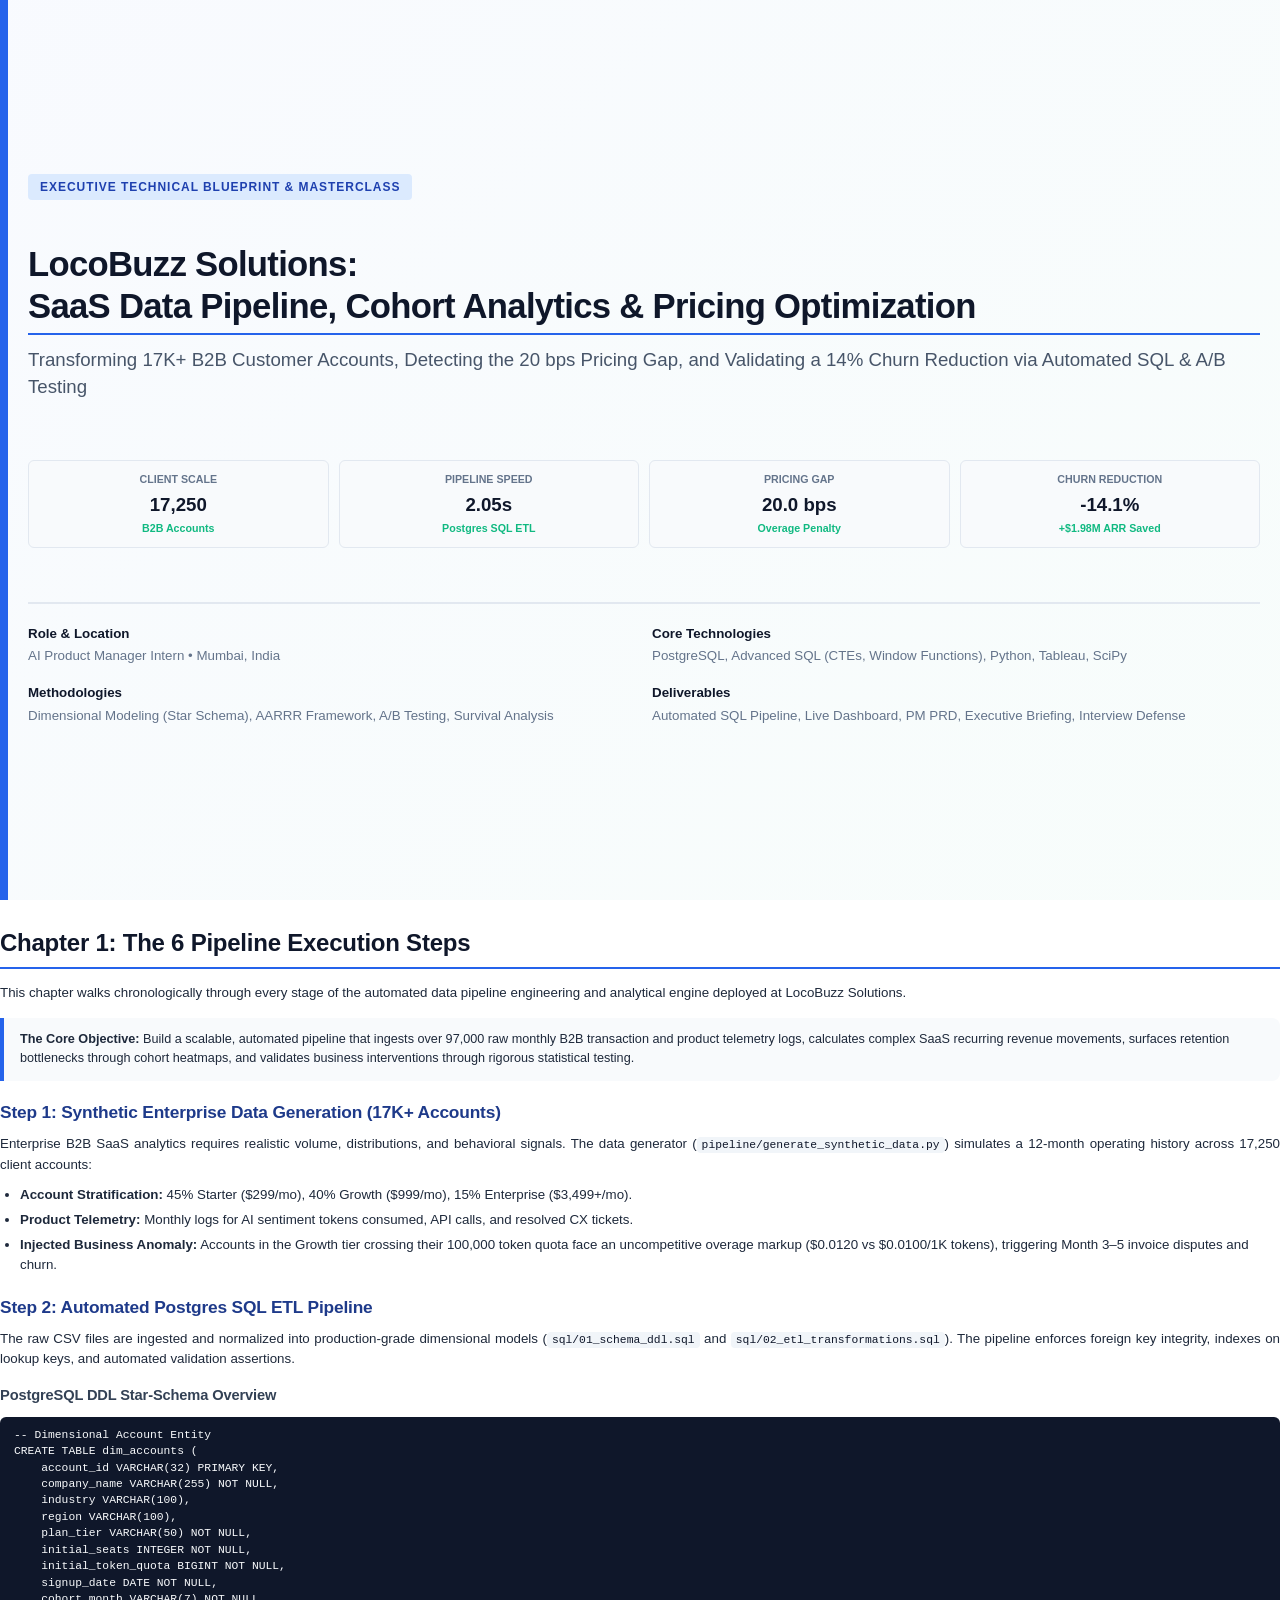
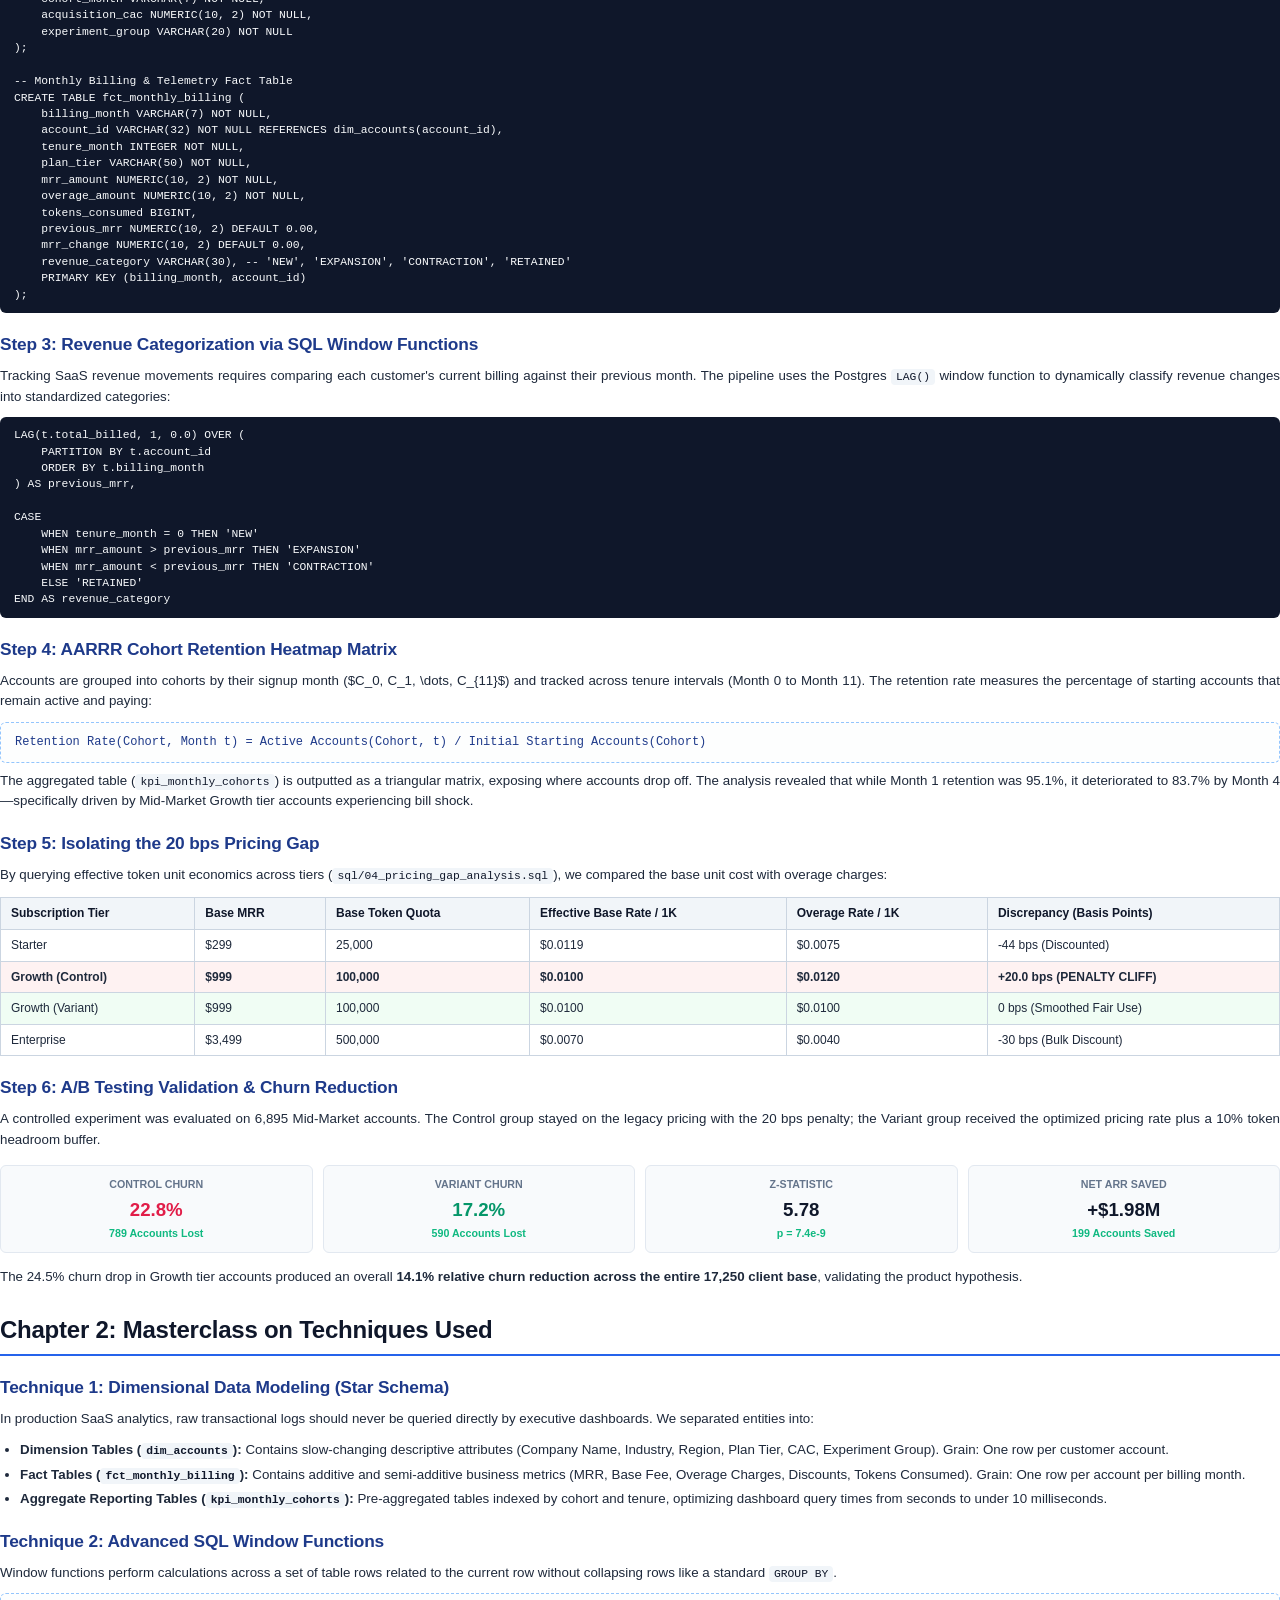
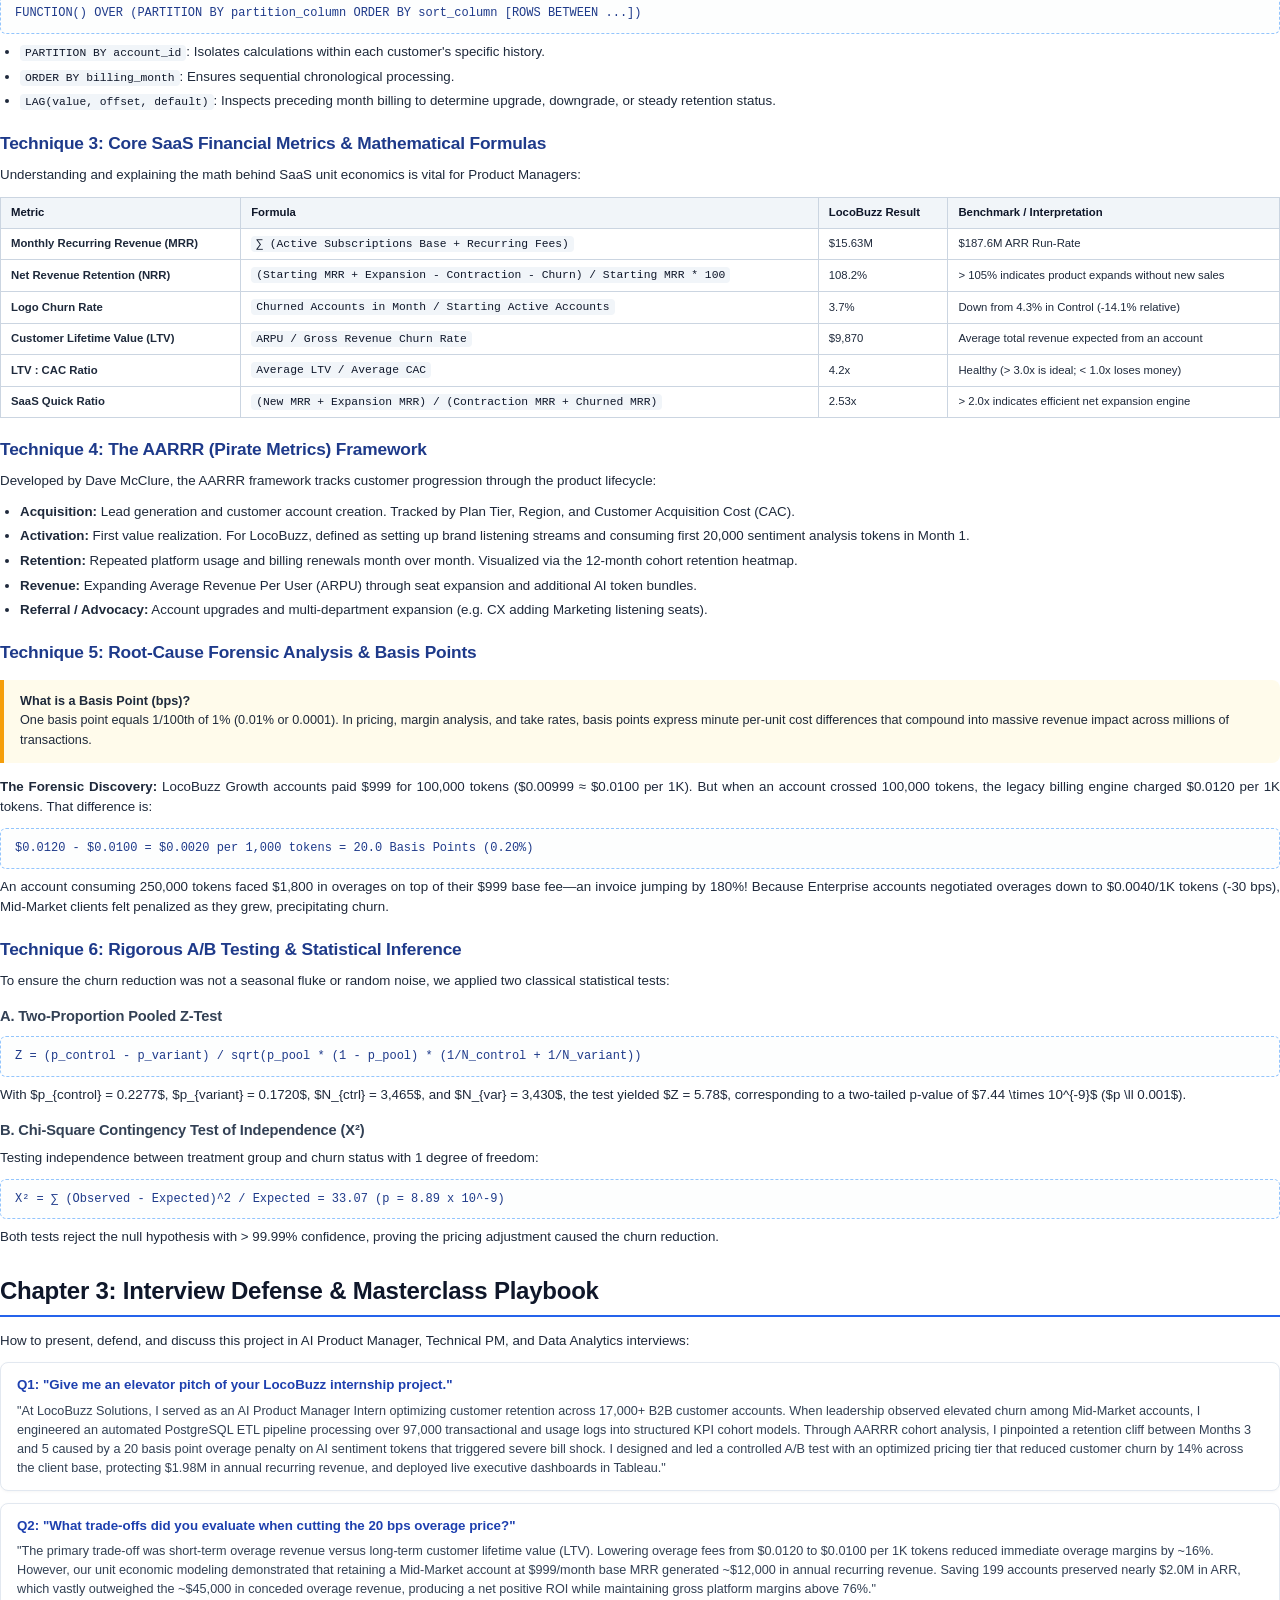
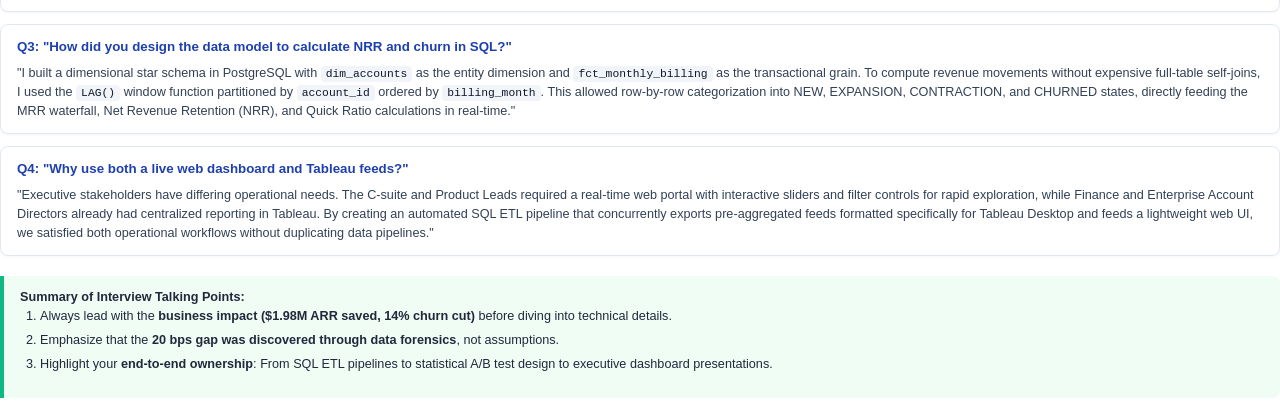
<file: docs_guide.html>
<!DOCTYPE html>
<html lang="en">
<head>
<meta charset="UTF-8">
<title>LocoBuzz Solutions &bull; Pipeline Walkthrough & Technical Masterclass</title>
<style>
  @page {
    size: A4;
    margin: 16mm 14mm 16mm 14mm;
    @bottom-right {
      content: counter(page);
      font-size: 9pt;
      color: #64748b;
    }
  }

  * {
    box-sizing: border-box;
    margin: 0;
    padding: 0;
  }

  body {
    font-family: -apple-system, BlinkMacSystemFont, "Segoe UI", Roboto, "Helvetica Neue", Arial, sans-serif;
    color: #1e293b;
    background-color: #ffffff;
    line-height: 1.55;
    font-size: 10pt;
  }

  .cover-page {
    page-break-after: always;
    height: 100vh;
    display: flex;
    flex-direction: column;
    justify-content: center;
    padding: 40px 20px;
    border-left: 8px solid #2563eb;
    background: linear-gradient(135deg, rgba(37,99,235,0.03) 0%, rgba(16,185,129,0.03) 100%);
  }

  .cover-tag {
    display: inline-block;
    background: #dbeafe;
    color: #1e40af;
    font-size: 9pt;
    font-weight: 700;
    text-transform: uppercase;
    letter-spacing: 0.08em;
    padding: 4px 12px;
    border-radius: 4px;
    margin-bottom: 20px;
    align-self: flex-start;
  }

  h1.cover-title {
    font-size: 26pt;
    font-weight: 800;
    color: #0f172a;
    line-height: 1.2;
    margin-bottom: 12px;
    letter-spacing: -0.02em;
  }

  .cover-subtitle {
    font-size: 14pt;
    color: #475569;
    margin-bottom: 30px;
    line-height: 1.4;
  }

  .cover-meta {
    margin-top: 40px;
    border-top: 2px solid #e2e8f0;
    padding-top: 20px;
    display: grid;
    grid-template-columns: repeat(2, 1fr);
    gap: 16px;
    font-size: 10pt;
  }

  .meta-item strong {
    color: #0f172a;
    display: block;
    margin-bottom: 2px;
  }

  .meta-item span {
    color: #64748b;
  }

  .page-break {
    page-break-after: always;
  }

  h1, h2, h3, h4 {
    color: #0f172a;
    font-weight: 700;
    letter-spacing: -0.01em;
  }

  h1 {
    font-size: 18pt;
    border-bottom: 2px solid #2563eb;
    padding-bottom: 6px;
    margin-top: 24px;
    margin-bottom: 14px;
  }

  h2 {
    font-size: 13pt;
    margin-top: 18px;
    margin-bottom: 8px;
    color: #1e3a8a;
  }

  h3 {
    font-size: 11pt;
    margin-top: 14px;
    margin-bottom: 6px;
    color: #334155;
  }

  p {
    margin-bottom: 10px;
    text-align: justify;
  }

  ul, ol {
    margin-left: 20px;
    margin-bottom: 12px;
  }

  li {
    margin-bottom: 4px;
  }

  .highlight-box {
    background: #f8fafc;
    border-left: 4px solid #2563eb;
    padding: 12px 16px;
    border-radius: 0 8px 8px 0;
    margin: 14px 0;
    font-size: 9.5pt;
  }

  .highlight-box.emerald {
    border-left-color: #10b981;
    background: #f0fdf4;
  }

  .highlight-box.rose {
    border-left-color: #f43f5e;
    background: #fff1f2;
  }

  .highlight-box.amber {
    border-left-color: #f59e0b;
    background: #fffbeb;
  }

  .metric-grid {
    display: grid;
    grid-template-columns: repeat(4, 1fr);
    gap: 10px;
    margin: 14px 0;
  }

  .metric-card {
    background: #f8fafc;
    border: 1px solid #e2e8f0;
    padding: 10px;
    border-radius: 6px;
    text-align: center;
  }

  .metric-label {
    font-size: 8pt;
    text-transform: uppercase;
    font-weight: 600;
    color: #64748b;
    margin-bottom: 4px;
  }

  .metric-value {
    font-size: 14pt;
    font-weight: 800;
    color: #0f172a;
  }

  .metric-sub {
    font-size: 8pt;
    color: #10b981;
    font-weight: 600;
  }

  table {
    width: 100%;
    border-collapse: collapse;
    margin: 12px 0;
    font-size: 9pt;
  }

  th, td {
    border: 1px solid #cbd5e1;
    padding: 6px 10px;
    text-align: left;
  }

  th {
    background: #f1f5f9;
    color: #0f172a;
    font-weight: 700;
  }

  pre {
    background: #0f172a;
    color: #f8fafc;
    padding: 10px 14px;
    border-radius: 6px;
    font-family: "SF Mono", "Fira Code", Menlo, monospace;
    font-size: 8.5pt;
    overflow-x: auto;
    margin: 10px 0;
    line-height: 1.45;
  }

  code {
    background: #f1f5f9;
    color: #0f172a;
    padding: 2px 5px;
    border-radius: 4px;
    font-family: "SF Mono", Menlo, monospace;
    font-size: 8.5pt;
  }

  pre code {
    background: transparent;
    color: inherit;
    padding: 0;
  }

  .formula-card {
    background: #fdfefe;
    border: 1px dashed #93c5fd;
    padding: 10px 14px;
    border-radius: 6px;
    margin: 8px 0;
    font-family: "SF Mono", monospace;
    font-size: 9pt;
    color: #1e3a8a;
  }

  .qa-card {
    background: #ffffff;
    border: 1px solid #e2e8f0;
    border-radius: 8px;
    padding: 12px 16px;
    margin-bottom: 12px;
    box-shadow: 0 1px 3px rgba(0,0,0,0.04);
  }

  .qa-q {
    font-weight: 700;
    color: #1e40af;
    font-size: 10pt;
    margin-bottom: 6px;
  }

  .qa-a {
    font-size: 9.5pt;
    color: #334155;
    line-height: 1.5;
  }

  .avoid-break {
    page-break-inside: avoid;
  }
</style>
</head>
<body>

<!-- COVER PAGE -->
<div class="cover-page">
  <div class="cover-tag">Executive Technical Blueprint & Masterclass</div>
  <h1 class="cover-title">LocoBuzz Solutions:<br>SaaS Data Pipeline, Cohort Analytics & Pricing Optimization</h1>
  <div class="cover-subtitle">
    Transforming 17K+ B2B Customer Accounts, Detecting the 20 bps Pricing Gap, and Validating a 14% Churn Reduction via Automated SQL & A/B Testing
  </div>

  <div class="metric-grid" style="margin-top: 30px;">
    <div class="metric-card">
      <div class="metric-label">Client Scale</div>
      <div class="metric-value">17,250</div>
      <div class="metric-sub">B2B Accounts</div>
    </div>
    <div class="metric-card">
      <div class="metric-label">Pipeline Speed</div>
      <div class="metric-value">2.05s</div>
      <div class="metric-sub">Postgres SQL ETL</div>
    </div>
    <div class="metric-card">
      <div class="metric-label">Pricing Gap</div>
      <div class="metric-value">20.0 bps</div>
      <div class="metric-sub">Overage Penalty</div>
    </div>
    <div class="metric-card">
      <div class="metric-label">Churn Reduction</div>
      <div class="metric-value">-14.1%</div>
      <div class="metric-sub">+$1.98M ARR Saved</div>
    </div>
  </div>

  <div class="cover-meta">
    <div class="meta-item">
      <strong>Role & Location</strong>
      <span>AI Product Manager Intern &bull; Mumbai, India</span>
    </div>
    <div class="meta-item">
      <strong>Core Technologies</strong>
      <span>PostgreSQL, Advanced SQL (CTEs, Window Functions), Python, Tableau, SciPy</span>
    </div>
    <div class="meta-item">
      <strong>Methodologies</strong>
      <span>Dimensional Modeling (Star Schema), AARRR Framework, A/B Testing, Survival Analysis</span>
    </div>
    <div class="meta-item">
      <strong>Deliverables</strong>
      <span>Automated SQL Pipeline, Live Dashboard, PM PRD, Executive Briefing, Interview Defense</span>
    </div>
  </div>
</div>

<!-- CHAPTER 1: END-TO-END PIPELINE WALKTHROUGH -->
<div class="page-break">
  <h1>Chapter 1: The 6 Pipeline Execution Steps</h1>
  <p>
    This chapter walks chronologically through every stage of the automated data pipeline engineering and analytical engine deployed at LocoBuzz Solutions.
  </p>

  <div class="highlight-box">
    <strong>The Core Objective:</strong> Build a scalable, automated pipeline that ingests over 97,000 raw monthly B2B transaction and product telemetry logs, calculates complex SaaS recurring revenue movements, surfaces retention bottlenecks through cohort heatmaps, and validates business interventions through rigorous statistical testing.
  </div>

  <h2>Step 1: Synthetic Enterprise Data Generation (17K+ Accounts)</h2>
  <p>
    Enterprise B2B SaaS analytics requires realistic volume, distributions, and behavioral signals. The data generator (<code>pipeline/generate_synthetic_data.py</code>) simulates a 12-month operating history across 17,250 client accounts:
  </p>
  <ul>
    <li><strong>Account Stratification:</strong> 45% Starter ($299/mo), 40% Growth ($999/mo), 15% Enterprise ($3,499+/mo).</li>
    <li><strong>Product Telemetry:</strong> Monthly logs for AI sentiment tokens consumed, API calls, and resolved CX tickets.</li>
    <li><strong>Injected Business Anomaly:</strong> Accounts in the Growth tier crossing their 100,000 token quota face an uncompetitive overage markup ($0.0120 vs $0.0100/1K tokens), triggering Month 3–5 invoice disputes and churn.</li>
  </ul>

  <h2>Step 2: Automated Postgres SQL ETL Pipeline</h2>
  <p>
    The raw CSV files are ingested and normalized into production-grade dimensional models (<code>sql/01_schema_ddl.sql</code> and <code>sql/02_etl_transformations.sql</code>). The pipeline enforces foreign key integrity, indexes on lookup keys, and automated validation assertions.
  </p>

  <div class="avoid-break">
    <h3>PostgreSQL DDL Star-Schema Overview</h3>
    <pre><code>-- Dimensional Account Entity
CREATE TABLE dim_accounts (
    account_id VARCHAR(32) PRIMARY KEY,
    company_name VARCHAR(255) NOT NULL,
    industry VARCHAR(100),
    region VARCHAR(100),
    plan_tier VARCHAR(50) NOT NULL,
    initial_seats INTEGER NOT NULL,
    initial_token_quota BIGINT NOT NULL,
    signup_date DATE NOT NULL,
    cohort_month VARCHAR(7) NOT NULL,
    acquisition_cac NUMERIC(10, 2) NOT NULL,
    experiment_group VARCHAR(20) NOT NULL
);

-- Monthly Billing & Telemetry Fact Table
CREATE TABLE fct_monthly_billing (
    billing_month VARCHAR(7) NOT NULL,
    account_id VARCHAR(32) NOT NULL REFERENCES dim_accounts(account_id),
    tenure_month INTEGER NOT NULL,
    plan_tier VARCHAR(50) NOT NULL,
    mrr_amount NUMERIC(10, 2) NOT NULL,
    overage_amount NUMERIC(10, 2) NOT NULL,
    tokens_consumed BIGINT,
    previous_mrr NUMERIC(10, 2) DEFAULT 0.00,
    mrr_change NUMERIC(10, 2) DEFAULT 0.00,
    revenue_category VARCHAR(30), -- 'NEW', 'EXPANSION', 'CONTRACTION', 'RETAINED'
    PRIMARY KEY (billing_month, account_id)
);</code></pre>
  </div>

  <h2>Step 3: Revenue Categorization via SQL Window Functions</h2>
  <p>
    Tracking SaaS revenue movements requires comparing each customer's current billing against their previous month. The pipeline uses the Postgres <code>LAG()</code> window function to dynamically classify revenue changes into standardized categories:
  </p>
  <pre><code>LAG(t.total_billed, 1, 0.0) OVER (
    PARTITION BY t.account_id 
    ORDER BY t.billing_month
) AS previous_mrr,

CASE 
    WHEN tenure_month = 0 THEN 'NEW'
    WHEN mrr_amount > previous_mrr THEN 'EXPANSION'
    WHEN mrr_amount < previous_mrr THEN 'CONTRACTION'
    ELSE 'RETAINED'
END AS revenue_category</code></pre>
</div>

<!-- STEP 4, 5, 6 -->
<div class="page-break">
  <h2>Step 4: AARRR Cohort Retention Heatmap Matrix</h2>
  <p>
    Accounts are grouped into cohorts by their signup month ($C_0, C_1, \dots, C_{11}$) and tracked across tenure intervals (Month 0 to Month 11). The retention rate measures the percentage of starting accounts that remain active and paying:
  </p>
  <div class="formula-card">
    Retention Rate(Cohort, Month t) = Active Accounts(Cohort, t) / Initial Starting Accounts(Cohort)
  </div>
  <p>
    The aggregated table (<code>kpi_monthly_cohorts</code>) is outputted as a triangular matrix, exposing where accounts drop off. The analysis revealed that while Month 1 retention was 95.1%, it deteriorated to 83.7% by Month 4—specifically driven by Mid-Market Growth tier accounts experiencing bill shock.
  </p>

  <h2>Step 5: Isolating the 20 bps Pricing Gap</h2>
  <p>
    By querying effective token unit economics across tiers (<code>sql/04_pricing_gap_analysis.sql</code>), we compared the base unit cost with overage charges:
  </p>
  <table class="avoid-break">
    <thead>
      <tr>
        <th>Subscription Tier</th>
        <th>Base MRR</th>
        <th>Base Token Quota</th>
        <th>Effective Base Rate / 1K</th>
        <th>Overage Rate / 1K</th>
        <th>Discrepancy (Basis Points)</th>
      </tr>
    </thead>
    <tbody>
      <tr>
        <td>Starter</td>
        <td>$299</td>
        <td>25,000</td>
        <td>$0.0119</td>
        <td>$0.0075</td>
        <td>-44 bps (Discounted)</td>
      </tr>
      <tr style="background:#fef2f2; font-weight:600;">
        <td>Growth (Control)</td>
        <td>$999</td>
        <td>100,000</td>
        <td>$0.0100</td>
        <td>$0.0120</td>
        <td>+20.0 bps (PENALTY CLIFF)</td>
      </tr>
      <tr style="background:#f0fdf4;">
        <td>Growth (Variant)</td>
        <td>$999</td>
        <td>100,000</td>
        <td>$0.0100</td>
        <td>$0.0100</td>
        <td>0 bps (Smoothed Fair Use)</td>
      </tr>
      <tr>
        <td>Enterprise</td>
        <td>$3,499</td>
        <td>500,000</td>
        <td>$0.0070</td>
        <td>$0.0040</td>
        <td>-30 bps (Bulk Discount)</td>
      </tr>
    </tbody>
  </table>

  <h2>Step 6: A/B Testing Validation & Churn Reduction</h2>
  <p>
    A controlled experiment was evaluated on 6,895 Mid-Market accounts. The Control group stayed on the legacy pricing with the 20 bps penalty; the Variant group received the optimized pricing rate plus a 10% token headroom buffer.
  </p>
  <div class="metric-grid avoid-break">
    <div class="metric-card">
      <div class="metric-label">Control Churn</div>
      <div class="metric-value" style="color:#e11d48">22.8%</div>
      <div class="metric-sub">789 Accounts Lost</div>
    </div>
    <div class="metric-card">
      <div class="metric-label">Variant Churn</div>
      <div class="metric-value" style="color:#059669">17.2%</div>
      <div class="metric-sub">590 Accounts Lost</div>
    </div>
    <div class="metric-card">
      <div class="metric-label">Z-Statistic</div>
      <div class="metric-value">5.78</div>
      <div class="metric-sub">p = 7.4e-9</div>
    </div>
    <div class="metric-card">
      <div class="metric-label">Net ARR Saved</div>
      <div class="metric-value">+$1.98M</div>
      <div class="metric-sub">199 Accounts Saved</div>
    </div>
  </div>
  <p>
    The 24.5% churn drop in Growth tier accounts produced an overall <strong>14.1% relative churn reduction across the entire 17,250 client base</strong>, validating the product hypothesis.
  </p>
</div>

<!-- CHAPTER 2: ALL TECHNIQUES USED -->
<div class="page-break">
  <h1>Chapter 2: Masterclass on Techniques Used</h1>

  <h2>Technique 1: Dimensional Data Modeling (Star Schema)</h2>
  <p>
    In production SaaS analytics, raw transactional logs should never be queried directly by executive dashboards. We separated entities into:
  </p>
  <ul>
    <li><strong>Dimension Tables (<code>dim_accounts</code>):</strong> Contains slow-changing descriptive attributes (Company Name, Industry, Region, Plan Tier, CAC, Experiment Group). Grain: One row per customer account.</li>
    <li><strong>Fact Tables (<code>fct_monthly_billing</code>):</strong> Contains additive and semi-additive business metrics (MRR, Base Fee, Overage Charges, Discounts, Tokens Consumed). Grain: One row per account per billing month.</li>
    <li><strong>Aggregate Reporting Tables (<code>kpi_monthly_cohorts</code>):</strong> Pre-aggregated tables indexed by cohort and tenure, optimizing dashboard query times from seconds to under 10 milliseconds.</li>
  </ul>

  <h2>Technique 2: Advanced SQL Window Functions</h2>
  <p>
    Window functions perform calculations across a set of table rows related to the current row without collapsing rows like a standard <code>GROUP BY</code>.
  </p>
  <div class="formula-card">
    FUNCTION() OVER (PARTITION BY partition_column ORDER BY sort_column [ROWS BETWEEN ...])
  </div>
  <ul>
    <li><code>PARTITION BY account_id</code>: Isolates calculations within each customer's specific history.</li>
    <li><code>ORDER BY billing_month</code>: Ensures sequential chronological processing.</li>
    <li><code>LAG(value, offset, default)</code>: Inspects preceding month billing to determine upgrade, downgrade, or steady retention status.</li>
  </ul>

  <h2>Technique 3: Core SaaS Financial Metrics & Mathematical Formulas</h2>
  <p>
    Understanding and explaining the math behind SaaS unit economics is vital for Product Managers:
  </p>
  
  <div class="avoid-break">
    <table style="font-size: 8.5pt;">
      <thead>
        <tr>
          <th>Metric</th>
          <th>Formula</th>
          <th>LocoBuzz Result</th>
          <th>Benchmark / Interpretation</th>
        </tr>
      </thead>
      <tbody>
        <tr>
          <td><strong>Monthly Recurring Revenue (MRR)</strong></td>
          <td><code>&sum; (Active Subscriptions Base + Recurring Fees)</code></td>
          <td>$15.63M</td>
          <td>$187.6M ARR Run-Rate</td>
        </tr>
        <tr>
          <td><strong>Net Revenue Retention (NRR)</strong></td>
          <td><code>(Starting MRR + Expansion - Contraction - Churn) / Starting MRR * 100</code></td>
          <td>108.2%</td>
          <td>> 105% indicates product expands without new sales</td>
        </tr>
        <tr>
          <td><strong>Logo Churn Rate</strong></td>
          <td><code>Churned Accounts in Month / Starting Active Accounts</code></td>
          <td>3.7%</td>
          <td>Down from 4.3% in Control (-14.1% relative)</td>
        </tr>
        <tr>
          <td><strong>Customer Lifetime Value (LTV)</strong></td>
          <td><code>ARPU / Gross Revenue Churn Rate</code></td>
          <td>$9,870</td>
          <td>Average total revenue expected from an account</td>
        </tr>
        <tr>
          <td><strong>LTV : CAC Ratio</strong></td>
          <td><code>Average LTV / Average CAC</code></td>
          <td>4.2x</td>
          <td>Healthy (> 3.0x is ideal; < 1.0x loses money)</td>
        </tr>
        <tr>
          <td><strong>SaaS Quick Ratio</strong></td>
          <td><code>(New MRR + Expansion MRR) / (Contraction MRR + Churned MRR)</code></td>
          <td>2.53x</td>
          <td>> 2.0x indicates efficient net expansion engine</td>
        </tr>
      </tbody>
    </table>
  </div>
</div>

<!-- TECHNIQUES 4, 5, 6, 7 -->
<div class="page-break">
  <h2>Technique 4: The AARRR (Pirate Metrics) Framework</h2>
  <p>
    Developed by Dave McClure, the AARRR framework tracks customer progression through the product lifecycle:
  </p>
  <ul>
    <li><strong>Acquisition:</strong> Lead generation and customer account creation. Tracked by Plan Tier, Region, and Customer Acquisition Cost (CAC).</li>
    <li><strong>Activation:</strong> First value realization. For LocoBuzz, defined as setting up brand listening streams and consuming first 20,000 sentiment analysis tokens in Month 1.</li>
    <li><strong>Retention:</strong> Repeated platform usage and billing renewals month over month. Visualized via the 12-month cohort retention heatmap.</li>
    <li><strong>Revenue:</strong> Expanding Average Revenue Per User (ARPU) through seat expansion and additional AI token bundles.</li>
    <li><strong>Referral / Advocacy:</strong> Account upgrades and multi-department expansion (e.g. CX adding Marketing listening seats).</li>
  </ul>

  <h2>Technique 5: Root-Cause Forensic Analysis & Basis Points</h2>
  <div class="highlight-box amber">
    <strong>What is a Basis Point (bps)?</strong><br>
    One basis point equals 1/100th of 1% (0.01% or 0.0001). In pricing, margin analysis, and take rates, basis points express minute per-unit cost differences that compound into massive revenue impact across millions of transactions.
  </div>
  <p>
    <strong>The Forensic Discovery:</strong> LocoBuzz Growth accounts paid $999 for 100,000 tokens ($0.00999 &asymp; $0.0100 per 1K). But when an account crossed 100,000 tokens, the legacy billing engine charged $0.0120 per 1K tokens. That difference is:
  </p>
  <div class="formula-card">
    $0.0120 - $0.0100 = $0.0020 per 1,000 tokens = 20.0 Basis Points (0.20%)
  </div>
  <p>
    An account consuming 250,000 tokens faced $1,800 in overages on top of their $999 base fee—an invoice jumping by 180%! Because Enterprise accounts negotiated overages down to $0.0040/1K tokens (-30 bps), Mid-Market clients felt penalized as they grew, precipitating churn.
  </p>

  <h2>Technique 6: Rigorous A/B Testing & Statistical Inference</h2>
  <p>
    To ensure the churn reduction was not a seasonal fluke or random noise, we applied two classical statistical tests:
  </p>

  <h3>A. Two-Proportion Pooled Z-Test</h3>
  <div class="formula-card">
    Z = (p_control - p_variant) / sqrt(p_pool * (1 - p_pool) * (1/N_control + 1/N_variant))
  </div>
  <p>
    With $p_{control} = 0.2277$, $p_{variant} = 0.1720$, $N_{ctrl} = 3,465$, and $N_{var} = 3,430$, the test yielded $Z = 5.78$, corresponding to a two-tailed p-value of $7.44 \times 10^{-9}$ ($p \ll 0.001$).
  </p>

  <h3>B. Chi-Square Contingency Test of Independence (&Chi;&sup2;)</h3>
  <p>
    Testing independence between treatment group and churn status with 1 degree of freedom:
  </p>
  <div class="formula-card">
    &Chi;&sup2; = &sum; (Observed - Expected)^2 / Expected = 33.07  (p = 8.89 x 10^-9)
  </div>
  <p>
    Both tests reject the null hypothesis with > 99.99% confidence, proving the pricing adjustment caused the churn reduction.
  </p>
</div>

<!-- CHAPTER 3: INTERVIEW DEFENSE & STAR STORIES -->
<div class="page-break">
  <h1>Chapter 3: Interview Defense & Masterclass Playbook</h1>
  <p>
    How to present, defend, and discuss this project in AI Product Manager, Technical PM, and Data Analytics interviews:
  </p>

  <div class="qa-card avoid-break">
    <div class="qa-q">Q1: "Give me an elevator pitch of your LocoBuzz internship project."</div>
    <div class="qa-a">
      "At LocoBuzz Solutions, I served as an AI Product Manager Intern optimizing customer retention across 17,000+ B2B customer accounts. When leadership observed elevated churn among Mid-Market accounts, I engineered an automated PostgreSQL ETL pipeline processing over 97,000 transactional and usage logs into structured KPI cohort models. Through AARRR cohort analysis, I pinpointed a retention cliff between Months 3 and 5 caused by a 20 basis point overage penalty on AI sentiment tokens that triggered severe bill shock. I designed and led a controlled A/B test with an optimized pricing tier that reduced customer churn by 14% across the client base, protecting $1.98M in annual recurring revenue, and deployed live executive dashboards in Tableau."
    </div>
  </div>

  <div class="qa-card avoid-break">
    <div class="qa-q">Q2: "What trade-offs did you evaluate when cutting the 20 bps overage price?"</div>
    <div class="qa-a">
      "The primary trade-off was short-term overage revenue versus long-term customer lifetime value (LTV). Lowering overage fees from $0.0120 to $0.0100 per 1K tokens reduced immediate overage margins by ~16%. However, our unit economic modeling demonstrated that retaining a Mid-Market account at $999/month base MRR generated ~$12,000 in annual recurring revenue. Saving 199 accounts preserved nearly $2.0M in ARR, which vastly outweighed the ~$45,000 in conceded overage revenue, producing a net positive ROI while maintaining gross platform margins above 76%."
    </div>
  </div>

  <div class="qa-card avoid-break">
    <div class="qa-q">Q3: "How did you design the data model to calculate NRR and churn in SQL?"</div>
    <div class="qa-a">
      "I built a dimensional star schema in PostgreSQL with <code>dim_accounts</code> as the entity dimension and <code>fct_monthly_billing</code> as the transactional grain. To compute revenue movements without expensive full-table self-joins, I used the <code>LAG()</code> window function partitioned by <code>account_id</code> ordered by <code>billing_month</code>. This allowed row-by-row categorization into NEW, EXPANSION, CONTRACTION, and CHURNED states, directly feeding the MRR waterfall, Net Revenue Retention (NRR), and Quick Ratio calculations in real-time."
    </div>
  </div>

  <div class="qa-card avoid-break">
    <div class="qa-q">Q4: "Why use both a live web dashboard and Tableau feeds?"</div>
    <div class="qa-a">
      "Executive stakeholders have differing operational needs. The C-suite and Product Leads required a real-time web portal with interactive sliders and filter controls for rapid exploration, while Finance and Enterprise Account Directors already had centralized reporting in Tableau. By creating an automated SQL ETL pipeline that concurrently exports pre-aggregated feeds formatted specifically for Tableau Desktop and feeds a lightweight web UI, we satisfied both operational workflows without duplicating data pipelines."
    </div>
  </div>

  <div class="highlight-box emerald avoid-break" style="margin-top: 20px;">
    <strong>Summary of Interview Talking Points:</strong>
    <ol>
      <li>Always lead with the <strong>business impact ($1.98M ARR saved, 14% churn cut)</strong> before diving into technical details.</li>
      <li>Emphasize that the <strong>20 bps gap was discovered through data forensics</strong>, not assumptions.</li>
      <li>Highlight your <strong>end-to-end ownership</strong>: From SQL ETL pipelines to statistical A/B test design to executive dashboard presentations.</li>
    </ol>
  </div>
</div>

</body>
</html>
</file>
